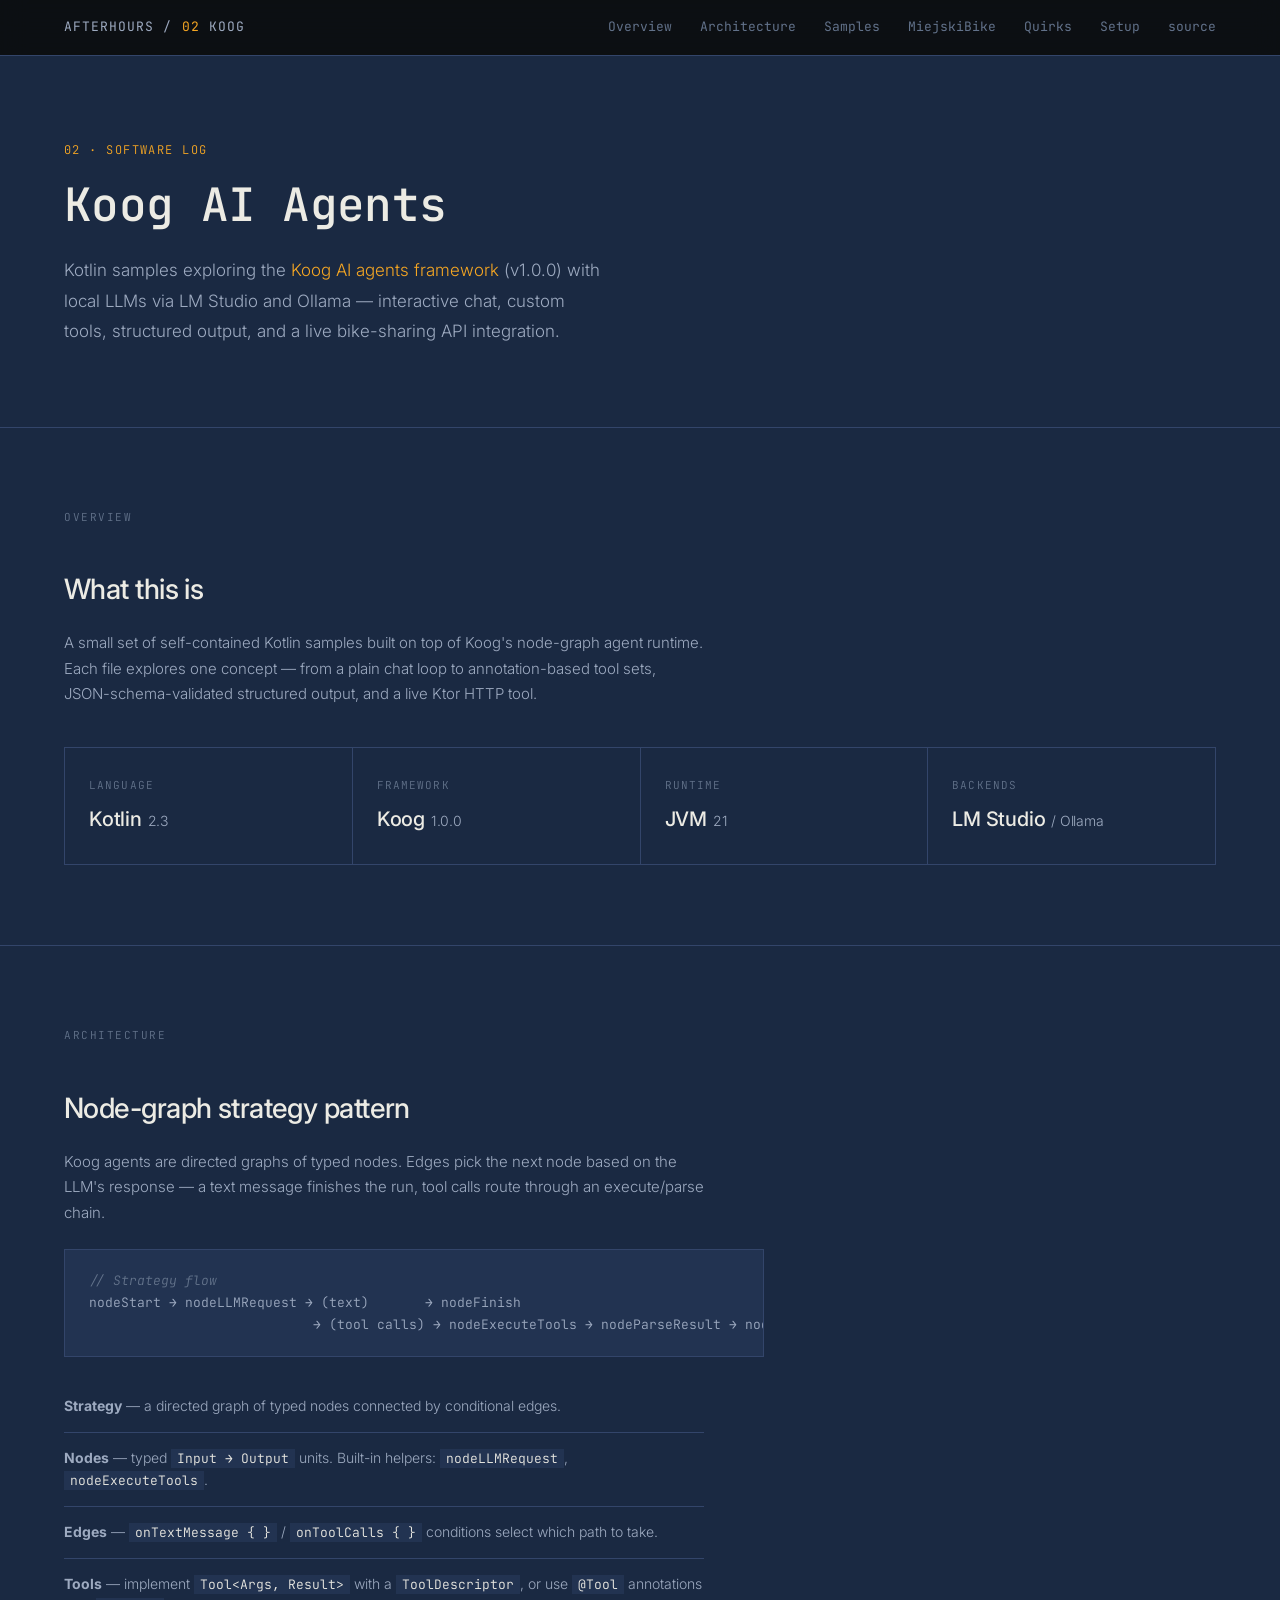
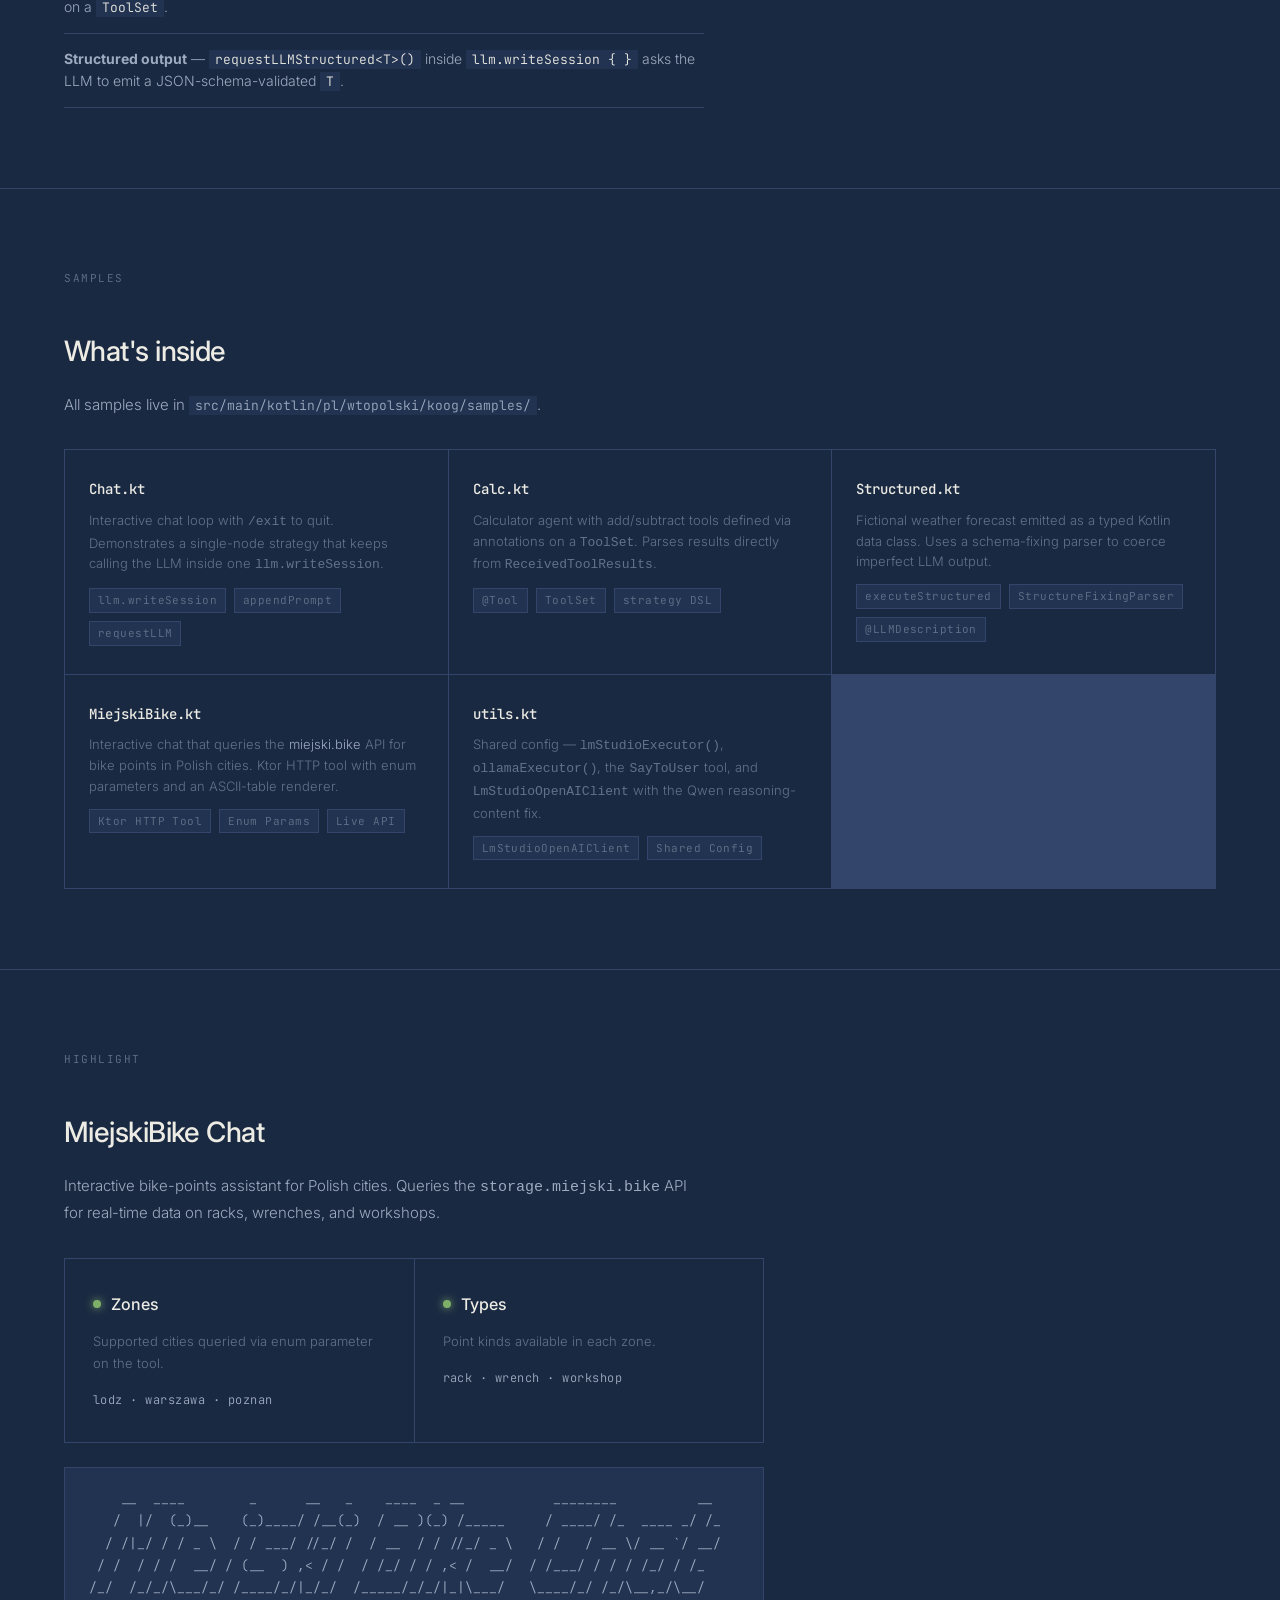
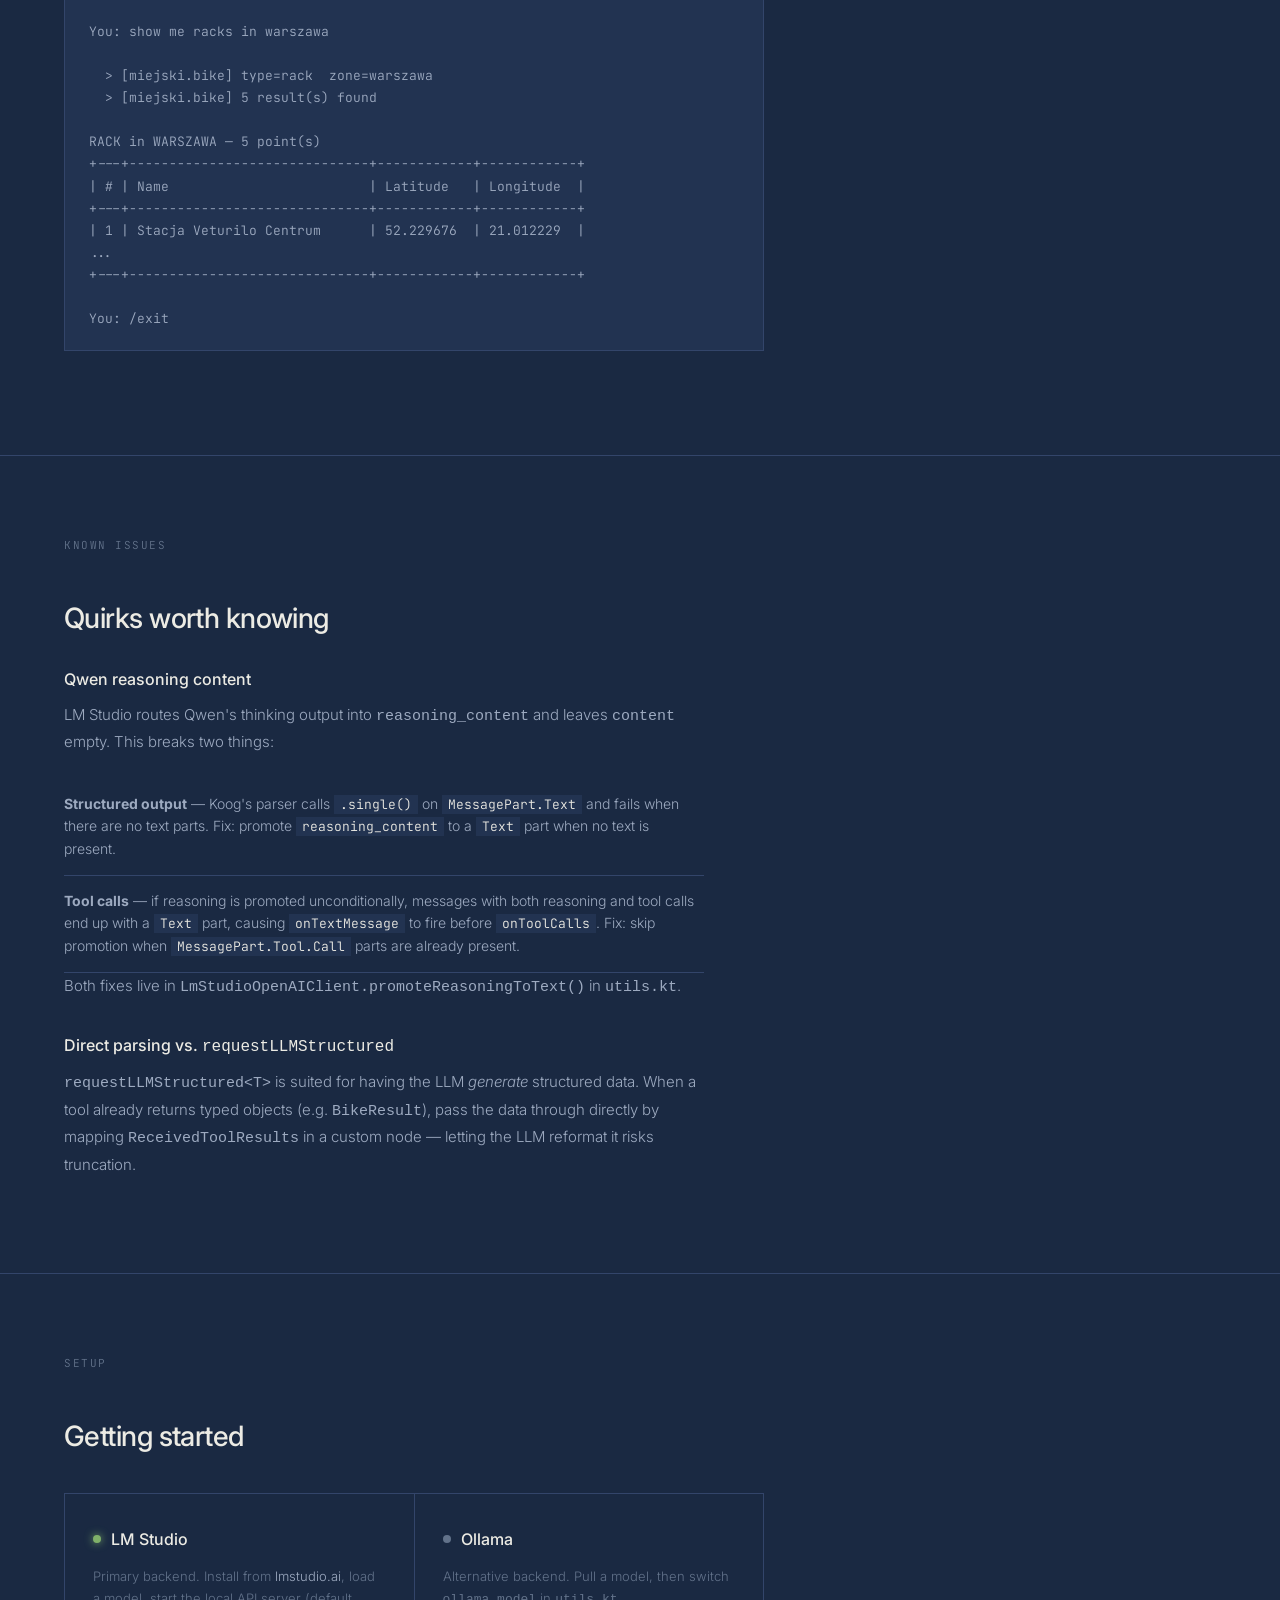
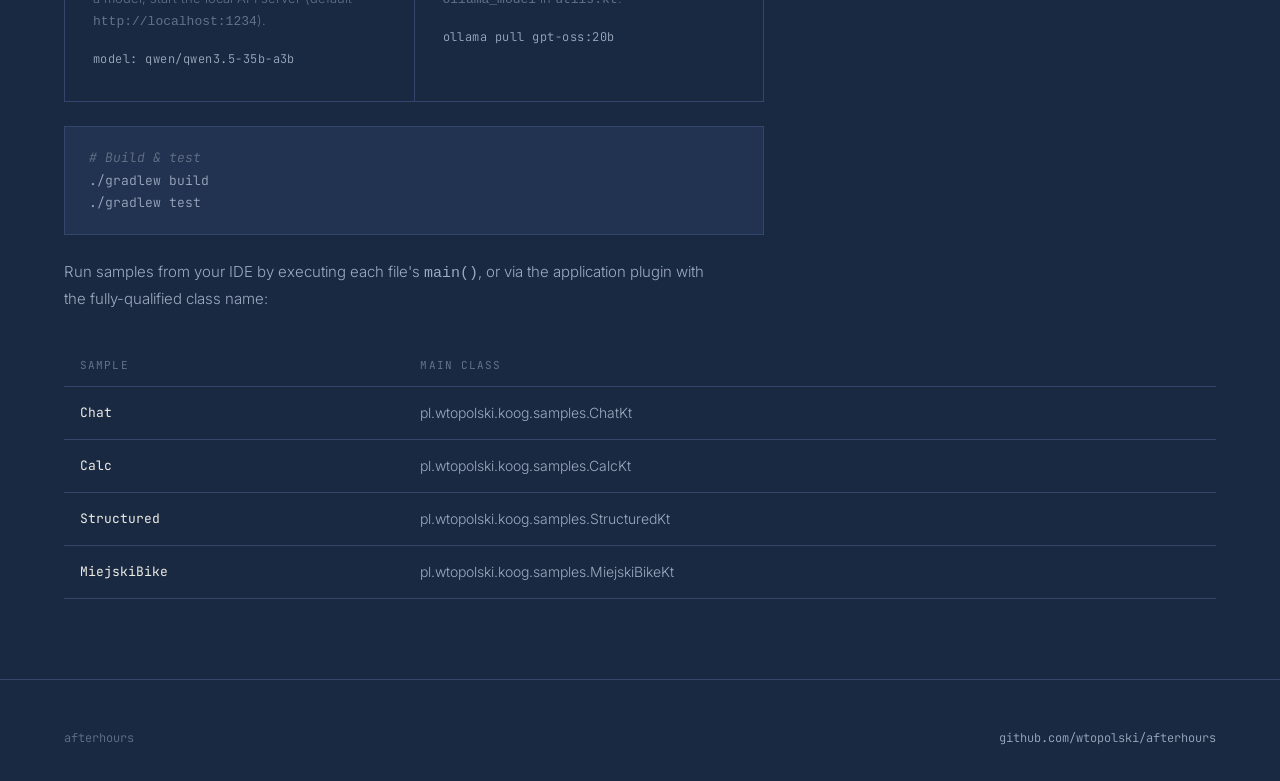
<file: docs/02_koog/index.html>
<!DOCTYPE html>
<html lang="en">
<head>
  <meta charset="UTF-8">
  <meta name="viewport" content="width=device-width, initial-scale=1.0">
  <title>Koog AI Agents — afterhours</title>
  <link rel="stylesheet" href="../style.css">
</head>
<body class="workbench">

  <nav>
    <div class="brand"><a href="../">afterhours</a> / <span>02</span> koog</div>
    <ul>
      <li><a href="#overview">Overview</a></li>
      <li><a href="#architecture">Architecture</a></li>
      <li><a href="#samples">Samples</a></li>
      <li><a href="#miejskibike">MiejskiBike</a></li>
      <li><a href="#quirks">Quirks</a></li>
      <li><a href="#setup">Setup</a></li>
      <li><a href="https://github.com/wtopolski/afterhours/tree/main/02_koog">source</a></li>
    </ul>
  </nav>

  <!-- HERO -->
  <header class="hero">
    <div class="tag">02 &middot; software log</div>
    <h1>Koog AI Agents</h1>
    <p>Kotlin samples exploring the <a href="https://docs.koog.ai/" style="color: var(--accent)">Koog AI agents framework</a> (v1.0.0) with local LLMs via LM Studio and Ollama &mdash; interactive chat, custom tools, structured output, and a live bike-sharing API integration.</p>
  </header>

  <!-- OVERVIEW -->
  <section id="overview">
    <div class="section-label">Overview</div>
    <h2>What this is</h2>
    <p>A small set of self-contained Kotlin samples built on top of Koog's node-graph agent runtime. Each file explores one concept &mdash; from a plain chat loop to annotation-based tool sets, JSON-schema-validated structured output, and a live Ktor HTTP tool.</p>

    <div class="specs">
      <div class="spec">
        <div class="label">Language</div>
        <div class="value">Kotlin<span class="unit"> 2.3</span></div>
      </div>
      <div class="spec">
        <div class="label">Framework</div>
        <div class="value">Koog<span class="unit"> 1.0.0</span></div>
      </div>
      <div class="spec">
        <div class="label">Runtime</div>
        <div class="value">JVM<span class="unit"> 21</span></div>
      </div>
      <div class="spec">
        <div class="label">Backends</div>
        <div class="value">LM Studio<span class="unit"> / Ollama</span></div>
      </div>
    </div>
  </section>

  <!-- ARCHITECTURE -->
  <section id="architecture">
    <div class="section-label">Architecture</div>
    <h2>Node-graph strategy pattern</h2>
    <p>Koog agents are directed graphs of typed nodes. Edges pick the next node based on the LLM's response &mdash; a text message finishes the run, tool calls route through an execute/parse chain.</p>

    <pre><span class="comment">// Strategy flow</span>
nodeStart &rarr; nodeLLMRequest &rarr; (text)       &rarr; nodeFinish
                            &rarr; (tool calls) &rarr; nodeExecuteTools &rarr; nodeParseResult &rarr; nodeFinish</pre>

    <ul class="arch-list">
      <li><strong>Strategy</strong> &mdash; a directed graph of typed nodes connected by conditional edges.</li>
      <li><strong>Nodes</strong> &mdash; typed <code>Input &rarr; Output</code> units. Built-in helpers: <code>nodeLLMRequest</code>, <code>nodeExecuteTools</code>.</li>
      <li><strong>Edges</strong> &mdash; <code>onTextMessage { }</code> / <code>onToolCalls { }</code> conditions select which path to take.</li>
      <li><strong>Tools</strong> &mdash; implement <code>Tool&lt;Args, Result&gt;</code> with a <code>ToolDescriptor</code>, or use <code>@Tool</code> annotations on a <code>ToolSet</code>.</li>
      <li><strong>Structured output</strong> &mdash; <code>requestLLMStructured&lt;T&gt;()</code> inside <code>llm.writeSession { }</code> asks the LLM to emit a JSON-schema-validated <code>T</code>.</li>
    </ul>
  </section>

  <!-- SAMPLES -->
  <section id="samples">
    <div class="section-label">Samples</div>
    <h2>What's inside</h2>
    <p>All samples live in <code style="font-family: var(--mono); font-size: 13px; background: var(--bg-elevated); padding: 1px 6px;">src/main/kotlin/pl/wtopolski/koog/samples/</code>.</p>

    <div class="sample-grid">

      <div class="sample-card">
        <h3>Chat.kt</h3>
        <p>Interactive chat loop with <code>/exit</code> to quit. Demonstrates a single-node strategy that keeps calling the LLM inside one <code>llm.writeSession</code>.</p>
        <div class="concepts">
          <span>llm.writeSession</span>
          <span>appendPrompt</span>
          <span>requestLLM</span>
        </div>
      </div>

      <div class="sample-card">
        <h3>Calc.kt</h3>
        <p>Calculator agent with add/subtract tools defined via annotations on a <code>ToolSet</code>. Parses results directly from <code>ReceivedToolResults</code>.</p>
        <div class="concepts">
          <span>@Tool</span>
          <span>ToolSet</span>
          <span>strategy DSL</span>
        </div>
      </div>

      <div class="sample-card">
        <h3>Structured.kt</h3>
        <p>Fictional weather forecast emitted as a typed Kotlin data class. Uses a schema-fixing parser to coerce imperfect LLM output.</p>
        <div class="concepts">
          <span>executeStructured</span>
          <span>StructureFixingParser</span>
          <span>@LLMDescription</span>
        </div>
      </div>

      <div class="sample-card">
        <h3>MiejskiBike.kt</h3>
        <p>Interactive chat that queries the <a href="https://miejski.bike" style="color: var(--text-muted)">miejski.bike</a> API for bike points in Polish cities. Ktor HTTP tool with enum parameters and an ASCII-table renderer.</p>
        <div class="concepts">
          <span>Ktor HTTP Tool</span>
          <span>Enum Params</span>
          <span>Live API</span>
        </div>
      </div>

      <div class="sample-card">
        <h3>utils.kt</h3>
        <p>Shared config &mdash; <code>lmStudioExecutor()</code>, <code>ollamaExecutor()</code>, the <code>SayToUser</code> tool, and <code>LmStudioOpenAIClient</code> with the Qwen reasoning-content fix.</p>
        <div class="concepts">
          <span>LmStudioOpenAIClient</span>
          <span>Shared Config</span>
        </div>
      </div>

    </div>
  </section>

  <!-- MIEJSKIBIKE -->
  <section id="miejskibike">
    <div class="section-label">Highlight</div>
    <h2>MiejskiBike Chat</h2>
    <p>Interactive bike-points assistant for Polish cities. Queries the <code>storage.miejski.bike</code> API for real-time data on racks, wrenches, and workshops.</p>

    <div class="operation-grid">
      <div class="op-card">
        <h3><span class="indicator on"></span> Zones</h3>
        <p>Supported cities queried via enum parameter on the tool.</p>
        <div class="state">lodz &middot; warszawa &middot; poznan</div>
      </div>
      <div class="op-card">
        <h3><span class="indicator on"></span> Types</h3>
        <p>Point kinds available in each zone.</p>
        <div class="state">rack &middot; wrench &middot; workshop</div>
      </div>
    </div>

    <pre>    __  ____        _      __   _    ____  _ __           ________          __
   /  |/  (_)__    (_)____/ /__(_)  / __ )(_) /_____     / ____/ /_  ____ _/ /_
  / /|_/ / / _ \  / / ___/ //_/ /  / __  / / //_/ _ \   / /   / __ \/ __ `/ __/
 / /  / / /  __/ / (__  ) ,&lt; / /  / /_/ / / ,&lt; /  __/  / /___/ / / / /_/ / /_
/_/  /_/_/\___/_/ /____/_/|_/_/  /_____/_/_/|_|\___/   \____/_/ /_/\__,_/\__/

You: show me racks in warszawa

  &gt; [miejski.bike] type=rack  zone=warszawa
  &gt; [miejski.bike] 5 result(s) found

RACK in WARSZAWA &mdash; 5 point(s)
+---+------------------------------+------------+------------+
| # | Name                         | Latitude   | Longitude  |
+---+------------------------------+------------+------------+
| 1 | Stacja Veturilo Centrum      | 52.229676  | 21.012229  |
...
+---+------------------------------+------------+------------+

You: /exit</pre>
  </section>

  <!-- QUIRKS -->
  <section id="quirks">
    <div class="section-label">Known Issues</div>
    <h2>Quirks worth knowing</h2>

    <h3 style="font-size: 16px; font-weight: 500; margin-top: 24px; margin-bottom: 8px;">Qwen reasoning content</h3>
    <p>LM Studio routes Qwen's thinking output into <code>reasoning_content</code> and leaves <code>content</code> empty. This breaks two things:</p>
    <ul class="arch-list">
      <li><strong>Structured output</strong> &mdash; Koog's parser calls <code>.single()</code> on <code>MessagePart.Text</code> and fails when there are no text parts. Fix: promote <code>reasoning_content</code> to a <code>Text</code> part when no text is present.</li>
      <li><strong>Tool calls</strong> &mdash; if reasoning is promoted unconditionally, messages with both reasoning and tool calls end up with a <code>Text</code> part, causing <code>onTextMessage</code> to fire before <code>onToolCalls</code>. Fix: skip promotion when <code>MessagePart.Tool.Call</code> parts are already present.</li>
    </ul>
    <p>Both fixes live in <code>LmStudioOpenAIClient.promoteReasoningToText()</code> in <code>utils.kt</code>.</p>

    <h3 style="font-size: 16px; font-weight: 500; margin-top: 32px; margin-bottom: 8px;">Direct parsing vs. <code>requestLLMStructured</code></h3>
    <p><code>requestLLMStructured&lt;T&gt;</code> is suited for having the LLM <em>generate</em> structured data. When a tool already returns typed objects (e.g. <code>BikeResult</code>), pass the data through directly by mapping <code>ReceivedToolResults</code> in a custom node &mdash; letting the LLM reformat it risks truncation.</p>
  </section>

  <!-- SETUP -->
  <section id="setup">
    <div class="section-label">Setup</div>
    <h2>Getting started</h2>

    <div class="operation-grid">
      <div class="op-card">
        <h3><span class="indicator on"></span> LM Studio</h3>
        <p>Primary backend. Install from <a href="https://lmstudio.ai/" style="color: var(--text-muted)">lmstudio.ai</a>, load a model, start the local API server (default <code>http://localhost:1234</code>).</p>
        <div class="state">model: qwen/qwen3.5-35b-a3b</div>
      </div>
      <div class="op-card">
        <h3><span class="indicator off"></span> Ollama</h3>
        <p>Alternative backend. Pull a model, then switch <code>ollama_model</code> in <code>utils.kt</code>.</p>
        <div class="state">ollama pull gpt-oss:20b</div>
      </div>
    </div>

    <pre><span class="comment"># Build &amp; test</span>
./gradlew build
./gradlew test</pre>

    <p>Run samples from your IDE by executing each file's <code>main()</code>, or via the application plugin with the fully-qualified class name:</p>

    <table class="bom-table">
      <thead>
        <tr>
          <th>Sample</th>
          <th>Main class</th>
        </tr>
      </thead>
      <tbody>
        <tr>
          <td>Chat</td>
          <td>pl.wtopolski.koog.samples.ChatKt</td>
        </tr>
        <tr>
          <td>Calc</td>
          <td>pl.wtopolski.koog.samples.CalcKt</td>
        </tr>
        <tr>
          <td>Structured</td>
          <td>pl.wtopolski.koog.samples.StructuredKt</td>
        </tr>
        <tr>
          <td>MiejskiBike</td>
          <td>pl.wtopolski.koog.samples.MiejskiBikeKt</td>
        </tr>
      </tbody>
    </table>
  </section>

  <!-- FOOTER -->
  <footer>
    <span>afterhours</span>
    <a href="https://github.com/wtopolski/afterhours">github.com/wtopolski/afterhours</a>
  </footer>

</body>
</html>
</file>
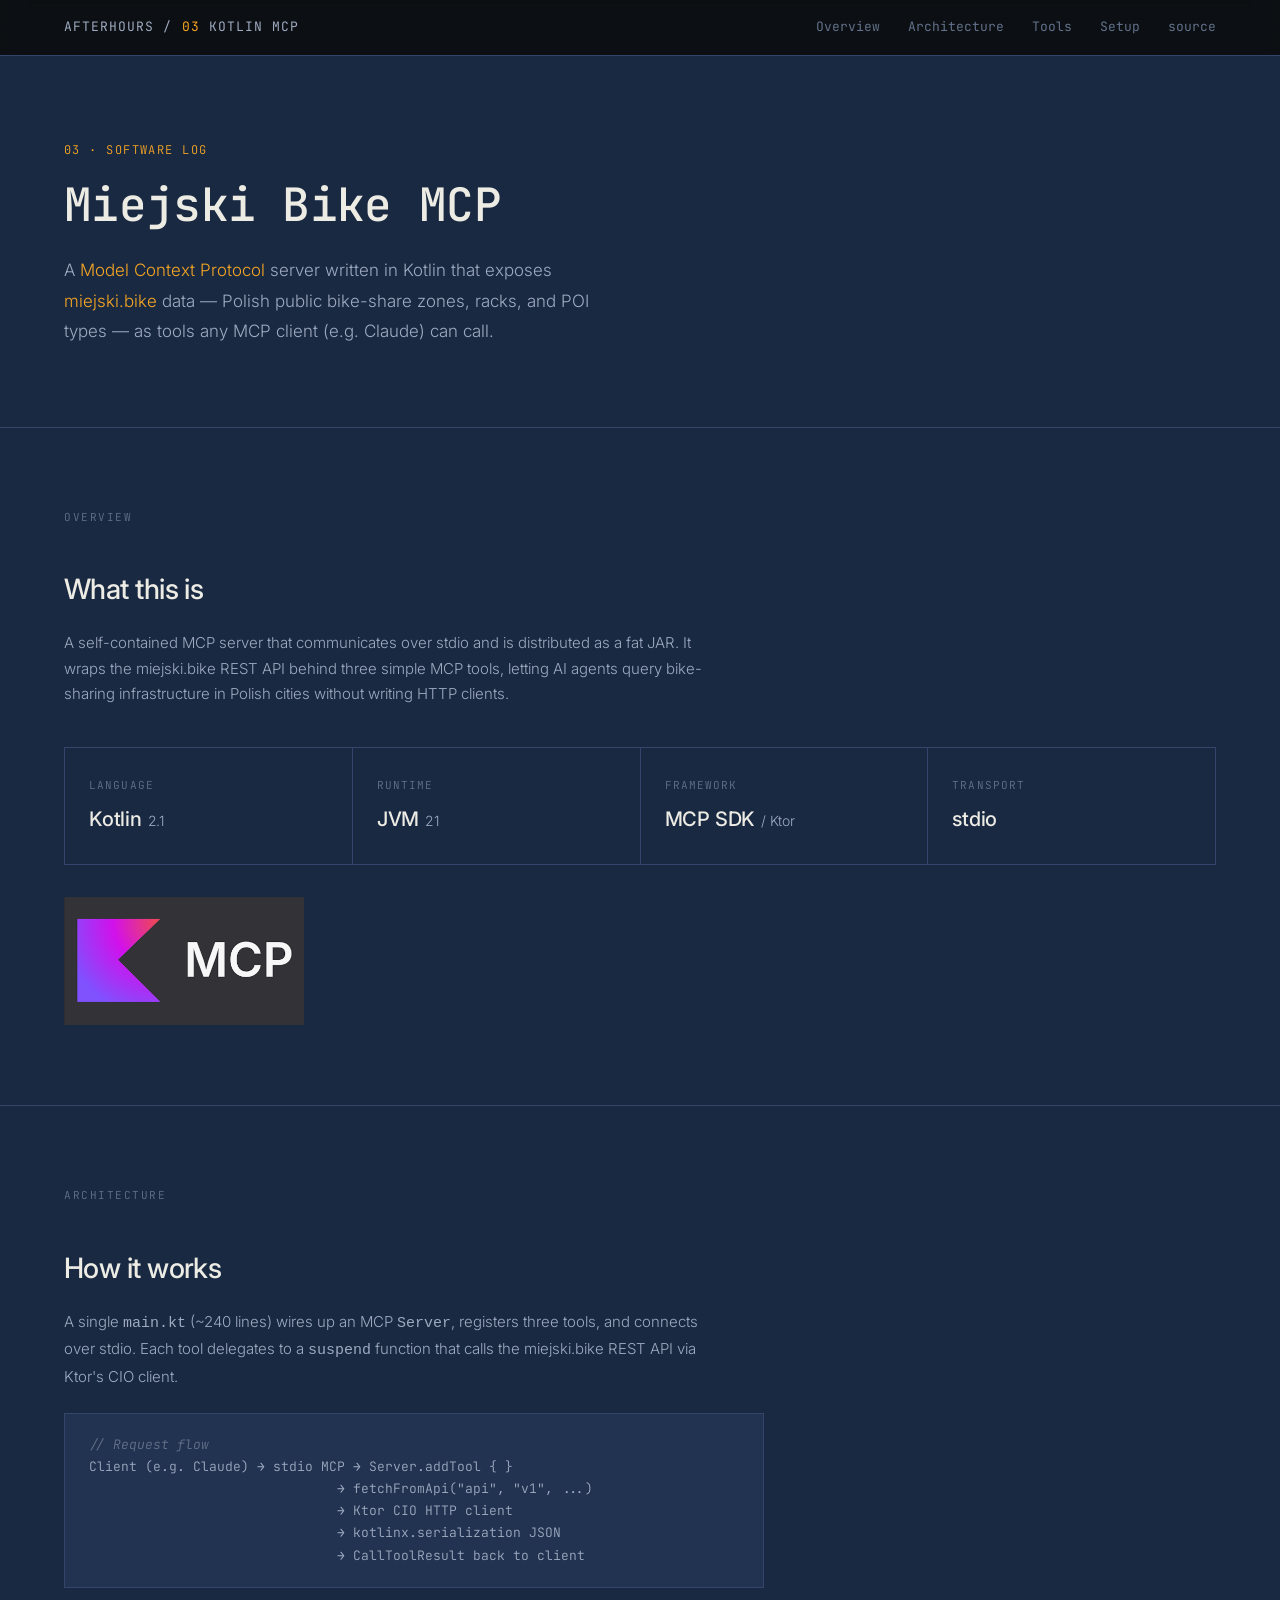
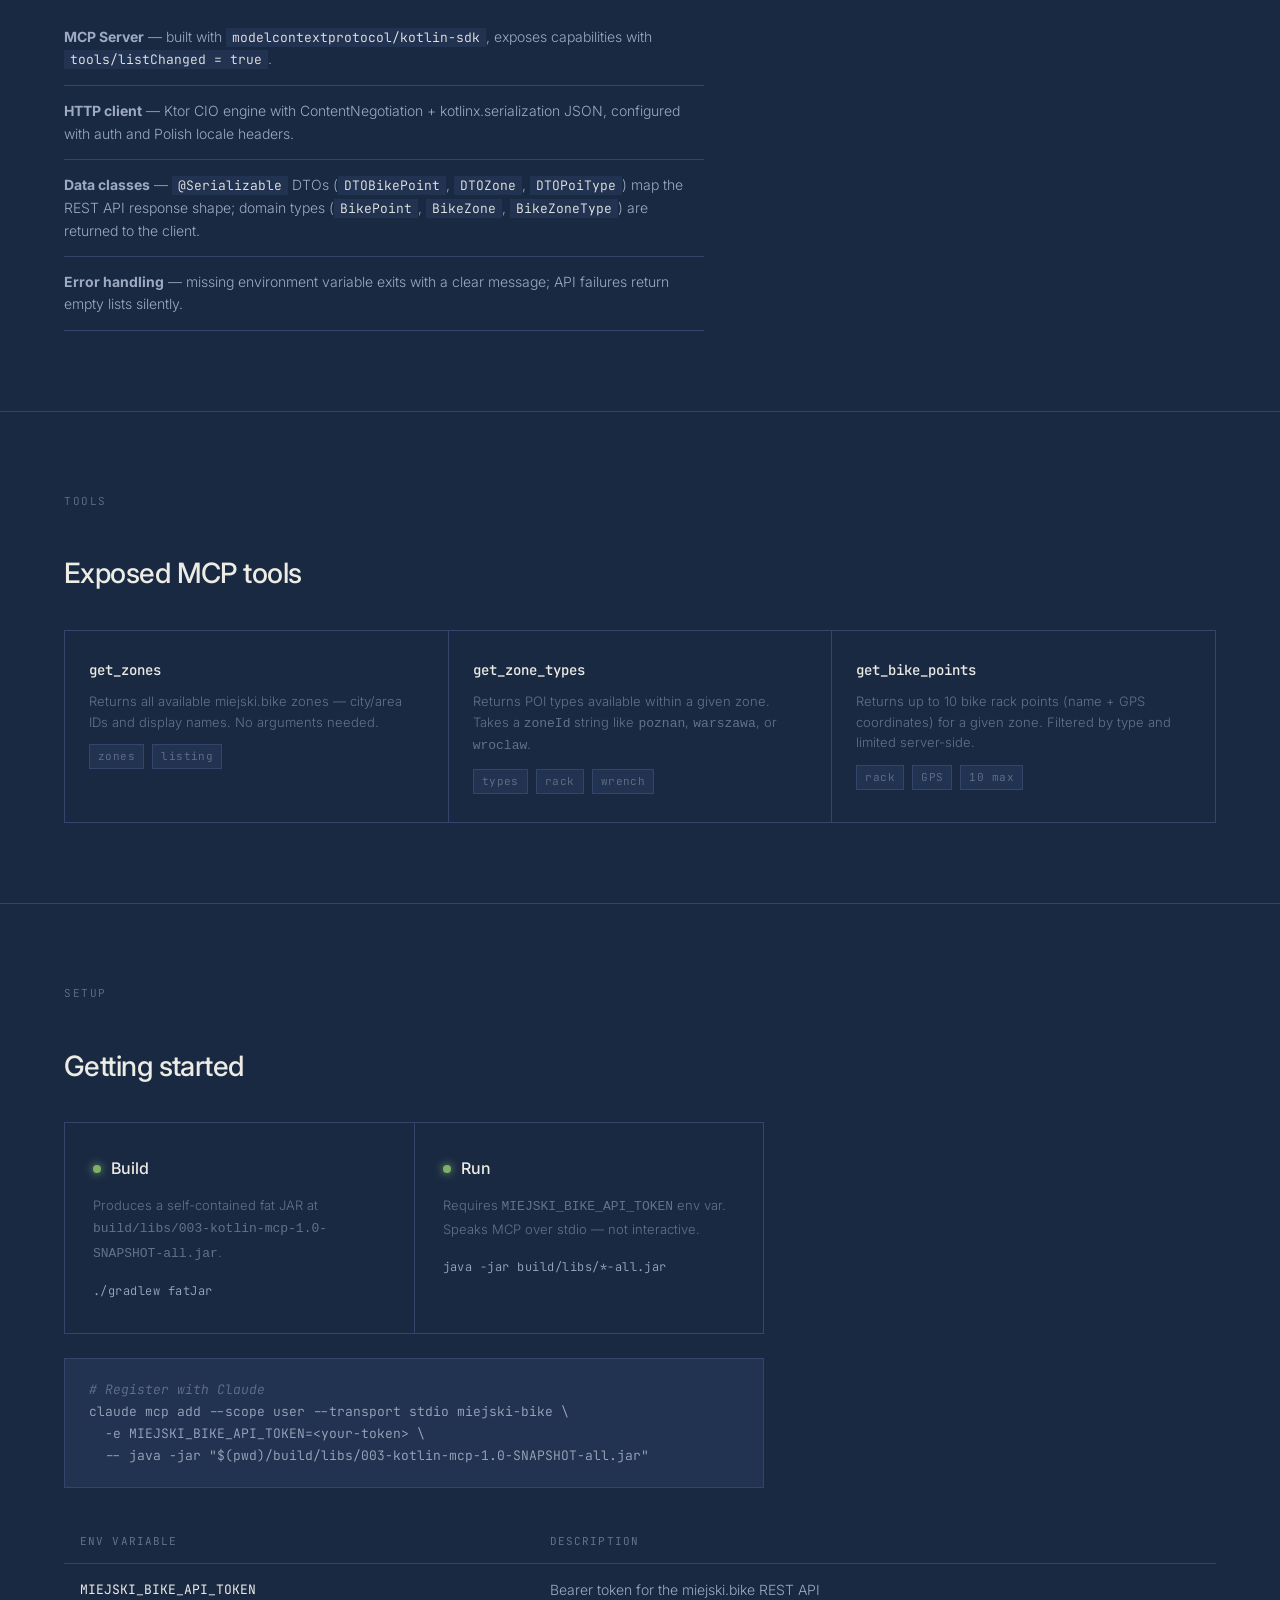
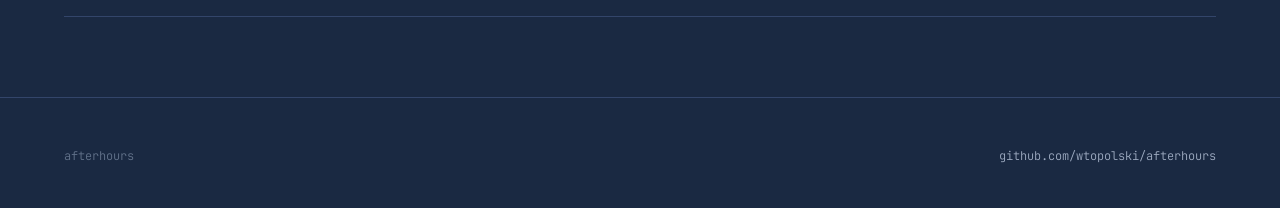
<file: docs/03_kotlin_mcp/index.html>
<!DOCTYPE html>
<html lang="en">
<head>
  <meta charset="UTF-8">
  <meta name="viewport" content="width=device-width, initial-scale=1.0">
  <title>Miejski Bike MCP — afterhours</title>
  <link rel="stylesheet" href="../style.css">
</head>
<body class="workbench">

  <nav>
    <div class="brand"><a href="../">afterhours</a> / <span>03</span> kotlin mcp</div>
    <ul>
      <li><a href="#overview">Overview</a></li>
      <li><a href="#architecture">Architecture</a></li>
      <li><a href="#tools">Tools</a></li>
      <li><a href="#setup">Setup</a></li>
      <li><a href="https://github.com/wtopolski/afterhours/tree/main/03_kotlin_mcp">source</a></li>
    </ul>
  </nav>

  <!-- HERO -->
  <header class="hero">
    <div class="tag">03 &middot; software log</div>
    <h1>Miejski Bike MCP</h1>
    <p>A <a href="https://modelcontextprotocol.io/" style="color: var(--accent)">Model Context Protocol</a> server written in Kotlin that exposes <a href="https://miejski.bike" style="color: var(--accent)">miejski.bike</a> data &mdash; Polish public bike-share zones, racks, and POI types &mdash; as tools any MCP client (e.g. Claude) can call.</p>
  </header>

  <!-- OVERVIEW -->
  <section id="overview">
    <div class="section-label">Overview</div>
    <h2>What this is</h2>
    <p>A self-contained MCP server that communicates over stdio and is distributed as a fat JAR. It wraps the miejski.bike REST API behind three simple MCP tools, letting AI agents query bike-sharing infrastructure in Polish cities without writing HTTP clients.</p>

    <div class="specs">
      <div class="spec">
        <div class="label">Language</div>
        <div class="value">Kotlin<span class="unit"> 2.1</span></div>
      </div>
      <div class="spec">
        <div class="label">Runtime</div>
        <div class="value">JVM<span class="unit"> 21</span></div>
      </div>
      <div class="spec">
        <div class="label">Framework</div>
        <div class="value">MCP SDK<span class="unit"> / Ktor</span></div>
      </div>
      <div class="spec">
        <div class="label">Transport</div>
        <div class="value">stdio</div>
      </div>
    </div>

    <img class="thumb" src="logo.png" alt="Miejski Bike MCP logo" style="max-width: 240px; margin-top: 32px; display: block;">
  </section>

  <!-- ARCHITECTURE -->
  <section id="architecture">
    <div class="section-label">Architecture</div>
    <h2>How it works</h2>
    <p>A single <code>main.kt</code> (~240 lines) wires up an MCP <code>Server</code>, registers three tools, and connects over stdio. Each tool delegates to a <code>suspend</code> function that calls the miejski.bike REST API via Ktor's CIO client.</p>

    <pre><span class="comment">// Request flow</span>
Client (e.g. Claude) &rarr; stdio MCP &rarr; Server.addTool { }
                               &rarr; fetchFromApi("api", "v1", ...)
                               &rarr; Ktor CIO HTTP client
                               &rarr; kotlinx.serialization JSON
                               &rarr; CallToolResult back to client</pre>

    <ul class="arch-list">
      <li><strong>MCP Server</strong> &mdash; built with <code>modelcontextprotocol/kotlin-sdk</code>, exposes capabilities with <code>tools/listChanged = true</code>.</li>
      <li><strong>HTTP client</strong> &mdash; Ktor CIO engine with ContentNegotiation + kotlinx.serialization JSON, configured with auth and Polish locale headers.</li>
      <li><strong>Data classes</strong> &mdash; <code>@Serializable</code> DTOs (<code>DTOBikePoint</code>, <code>DTOZone</code>, <code>DTOPoiType</code>) map the REST API response shape; domain types (<code>BikePoint</code>, <code>BikeZone</code>, <code>BikeZoneType</code>) are returned to the client.</li>
      <li><strong>Error handling</strong> &mdash; missing environment variable exits with a clear message; API failures return empty lists silently.</li>
    </ul>
  </section>

  <!-- TOOLS -->
  <section id="tools">
    <div class="section-label">Tools</div>
    <h2>Exposed MCP tools</h2>

    <div class="sample-grid" style="grid-template-columns: 1fr 1fr 1fr;">

      <div class="sample-card">
        <h3>get_zones</h3>
        <p>Returns all available miejski.bike zones — city/area IDs and display names. No arguments needed.</p>
        <div class="concepts">
          <span>zones</span>
          <span>listing</span>
        </div>
      </div>

      <div class="sample-card">
        <h3>get_zone_types</h3>
        <p>Returns POI types available within a given zone. Takes a <code>zoneId</code> string like <code>poznan</code>, <code>warszawa</code>, or <code>wroclaw</code>.</p>
        <div class="concepts">
          <span>types</span>
          <span>rack</span>
          <span>wrench</span>
        </div>
      </div>

      <div class="sample-card">
        <h3>get_bike_points</h3>
        <p>Returns up to 10 bike rack points (name + GPS coordinates) for a given zone. Filtered by type and limited server-side.</p>
        <div class="concepts">
          <span>rack</span>
          <span>GPS</span>
          <span>10 max</span>
        </div>
      </div>

    </div>
  </section>

  <!-- SETUP -->
  <section id="setup">
    <div class="section-label">Setup</div>
    <h2>Getting started</h2>

    <div class="operation-grid">
      <div class="op-card">
        <h3><span class="indicator on"></span> Build</h3>
        <p>Produces a self-contained fat JAR at <code>build/libs/003-kotlin-mcp-1.0-SNAPSHOT-all.jar</code>.</p>
        <div class="state">./gradlew fatJar</div>
      </div>
      <div class="op-card">
        <h3><span class="indicator on"></span> Run</h3>
        <p>Requires <code>MIEJSKI_BIKE_API_TOKEN</code> env var. Speaks MCP over stdio — not interactive.</p>
        <div class="state">java -jar build/libs/*-all.jar</div>
      </div>
    </div>

    <pre><span class="comment"># Register with Claude</span>
claude mcp add --scope user --transport stdio miejski-bike \
  -e MIEJSKI_BIKE_API_TOKEN=&lt;your-token&gt; \
  -- java -jar "$(pwd)/build/libs/003-kotlin-mcp-1.0-SNAPSHOT-all.jar"</pre>

    <table class="bom-table">
      <thead>
        <tr>
          <th>Env variable</th>
          <th>Description</th>
        </tr>
      </thead>
      <tbody>
        <tr>
          <td>MIEJSKI_BIKE_API_TOKEN</td>
          <td>Bearer token for the miejski.bike REST API</td>
        </tr>
      </tbody>
    </table>
  </section>

  <!-- FOOTER -->
  <footer>
    <span>afterhours</span>
    <a href="https://github.com/wtopolski/afterhours">github.com/wtopolski/afterhours</a>
  </footer>

</body>
</html>
</file>
<file: docs/style.css>
/* ========================================
   afterhours — shared styles
   Font: Inter (Rasmus Andersson, SE)
   ======================================== */

@import url('https://fonts.googleapis.com/css2?family=Inter:wght@300;400;500;600&family=JetBrains+Mono:wght@300;400;500&display=swap');

*, *::before, *::after {
  margin: 0;
  padding: 0;
  box-sizing: border-box;
}

:root {
  --bg: #0b0b0b;
  --bg-elevated: #141414;
  --bg-card: #1a1a1a;
  --border: #2a2a2a;
  --text: #e8e8e8;
  --text-muted: #888;
  --text-dim: #555;
  --accent: #c9a84c;
  --accent-dim: rgba(201, 168, 76, 0.15);
  --mono: 'JetBrains Mono', monospace;
  --sans: 'Inter', -apple-system, sans-serif;
}

html {
  scroll-behavior: smooth;
}

body {
  font-family: var(--sans);
  background: var(--bg);
  color: var(--text);
  font-size: 15px;
  line-height: 1.7;
  font-weight: 300;
  -webkit-font-smoothing: antialiased;
}

a {
  color: var(--text-muted);
  text-decoration: none;
  transition: color 0.2s;
}

a:hover {
  color: var(--text);
}

/* ---- NAV ---- */

nav {
  position: fixed;
  top: 0;
  left: 0;
  right: 0;
  z-index: 100;
  padding: 0 clamp(24px, 5vw, 80px);
  height: 56px;
  display: flex;
  align-items: center;
  justify-content: space-between;
  background: rgba(11, 11, 11, 0.85);
  backdrop-filter: blur(12px);
  border-bottom: 1px solid var(--border);
  font-family: var(--mono);
  font-size: 13px;
}

nav .brand {
  color: var(--text-muted);
  letter-spacing: 0.08em;
  text-transform: uppercase;
  font-weight: 400;
}

nav .brand a {
  color: inherit;
}

nav .brand span {
  color: var(--accent);
}

nav ul {
  list-style: none;
  display: flex;
  gap: 28px;
}

nav a {
  color: var(--text-dim);
  font-weight: 400;
}

/* ---- HERO ---- */

.hero {
  padding: 140px clamp(24px, 5vw, 80px) 80px;
  max-width: 900px;
}

.hero .tag {
  font-family: var(--mono);
  font-size: 12px;
  color: var(--accent);
  letter-spacing: 0.12em;
  text-transform: uppercase;
  margin-bottom: 20px;
}

.hero h1 {
  font-size: clamp(36px, 5vw, 56px);
  font-weight: 600;
  line-height: 1.1;
  letter-spacing: -0.03em;
  margin-bottom: 24px;
}

.hero p {
  font-size: 17px;
  color: var(--text-muted);
  max-width: 540px;
  line-height: 1.8;
}

/* ---- SECTIONS ---- */

section {
  padding: 80px clamp(24px, 5vw, 80px);
  border-top: 1px solid var(--border);
}

.section-label {
  font-family: var(--mono);
  font-size: 11px;
  color: var(--text-dim);
  letter-spacing: 0.14em;
  text-transform: uppercase;
  margin-bottom: 40px;
}

h2 {
  font-size: 28px;
  font-weight: 500;
  letter-spacing: -0.02em;
  margin-bottom: 16px;
}

section p {
  color: var(--text-muted);
  max-width: 640px;
  margin-bottom: 16px;
}

/* ---- SPECS GRID ---- */

.specs {
  display: grid;
  grid-template-columns: repeat(auto-fit, minmax(200px, 1fr));
  gap: 1px;
  background: var(--border);
  border: 1px solid var(--border);
  margin-top: 40px;
}

.spec {
  background: var(--bg);
  padding: 28px 24px;
}

.spec .label {
  font-family: var(--mono);
  font-size: 11px;
  color: var(--text-dim);
  letter-spacing: 0.1em;
  text-transform: uppercase;
  margin-bottom: 8px;
}

.spec .value {
  font-size: 20px;
  font-weight: 500;
  letter-spacing: -0.01em;
}

.spec .unit {
  font-size: 14px;
  font-weight: 300;
  color: var(--text-muted);
  margin-left: 2px;
}

/* ---- BOM TABLE ---- */

.bom-table {
  width: 100%;
  border-collapse: collapse;
  margin-top: 32px;
  font-size: 14px;
}

.bom-table th {
  font-family: var(--mono);
  font-size: 11px;
  color: var(--text-dim);
  letter-spacing: 0.1em;
  text-transform: uppercase;
  text-align: left;
  padding: 12px 16px;
  border-bottom: 1px solid var(--border);
  font-weight: 400;
}

.bom-table td {
  padding: 14px 16px;
  border-bottom: 1px solid var(--border);
  color: var(--text-muted);
}

.bom-table td:first-child {
  color: var(--text);
  font-weight: 400;
  font-family: var(--mono);
  font-size: 13px;
}

.bom-table tr:hover td {
  background: var(--bg-elevated);
}

/* ---- FORMULA ---- */

.formula-block {
  background: var(--bg-elevated);
  border: 1px solid var(--border);
  border-left: 3px solid var(--accent);
  padding: 24px 28px;
  margin: 24px 0;
  font-family: var(--mono);
  font-size: 14px;
  line-height: 2;
  color: var(--text-muted);
  max-width: 520px;
}

.formula-block .result {
  color: var(--accent);
  font-weight: 500;
}

/* ---- OPERATION CARDS ---- */

.operation-grid {
  display: grid;
  grid-template-columns: 1fr 1fr;
  gap: 1px;
  background: var(--border);
  border: 1px solid var(--border);
  margin-top: 32px;
  max-width: 700px;
}

.op-card {
  background: var(--bg);
  padding: 32px 28px;
}

.op-card h3 {
  font-size: 16px;
  font-weight: 500;
  margin-bottom: 12px;
  display: flex;
  align-items: center;
  gap: 10px;
}

.op-card .indicator {
  width: 8px;
  height: 8px;
  border-radius: 50%;
}

.op-card .indicator.on {
  background: var(--accent);
  box-shadow: 0 0 8px var(--accent);
}

.op-card .indicator.off {
  background: var(--text-dim);
}

.op-card p {
  font-size: 13px;
  color: var(--text-dim);
  line-height: 1.7;
}

.op-card .state {
  font-family: var(--mono);
  font-size: 12px;
  color: var(--text-muted);
  margin-top: 12px;
  letter-spacing: 0.04em;
}

/* ---- IMAGES / GALLERY ---- */

.gallery {
  display: grid;
  grid-template-columns: repeat(auto-fit, minmax(300px, 1fr));
  gap: 2px;
  margin-top: 40px;
}

.gallery img {
  width: 100%;
  height: 320px;
  object-fit: cover;
  display: block;
  filter: brightness(0.92);
  transition: filter 0.3s;
}

.gallery img:hover {
  filter: brightness(1);
}

.gallery.renders {
  grid-template-columns: repeat(auto-fit, minmax(280px, 1fr));
}

.gallery.renders img {
  height: 280px;
  object-fit: contain;
  background: var(--bg-elevated);
  padding: 16px;
}

.schematic-img {
  margin-top: 32px;
  max-width: 480px;
}

.schematic-img img {
  width: 100%;
  background: #f5f5f0;
  padding: 20px;
  display: block;
}

/* ---- PROJECT CARDS (landing page) ---- */

.project-grid {
  display: grid;
  grid-template-columns: repeat(auto-fill, minmax(340px, 1fr));
  gap: 1px;
  background: var(--border);
  border: 1px solid var(--border);
  margin-top: 48px;
}

.project-card {
  background: var(--bg);
  display: flex;
  flex-direction: column;
  transition: background 0.2s;
}

.project-card:hover {
  background: var(--bg-elevated);
}

.project-card a {
  display: flex;
  flex-direction: column;
  height: 100%;
  text-decoration: none;
  color: inherit;
}

.project-card .thumb {
  width: 100%;
  height: 220px;
  object-fit: cover;
  display: block;
  filter: brightness(0.88);
  transition: filter 0.3s;
}

.project-card .thumb.thumb-placeholder {
  display: flex;
  align-items: center;
  justify-content: center;
  background: var(--bg-elevated);
  color: var(--text-dim);
  transition: color 0.3s, background 0.3s;
}

.project-card:hover .thumb.thumb-placeholder {
  color: var(--accent);
  background: var(--bg-card);
}

.project-card:hover .thumb {
  filter: brightness(1);
}

.project-card .info {
  padding: 28px 24px;
  flex: 1;
  display: flex;
  flex-direction: column;
}

.project-card .number {
  font-family: var(--mono);
  font-size: 11px;
  color: var(--accent);
  letter-spacing: 0.12em;
  text-transform: uppercase;
  margin-bottom: 10px;
}

.project-card h3 {
  font-size: 20px;
  font-weight: 500;
  letter-spacing: -0.01em;
  margin-bottom: 10px;
  color: var(--text);
}

.project-card .desc {
  font-size: 14px;
  color: var(--text-dim);
  line-height: 1.6;
  flex: 1;
}

.project-card .meta {
  margin-top: 16px;
  font-family: var(--mono);
  font-size: 11px;
  color: var(--text-dim);
  letter-spacing: 0.06em;
  display: flex;
  gap: 16px;
}

/* ---- VIDEO EMBEDS ---- */

.video-grid {
  display: grid;
  grid-template-columns: repeat(auto-fit, minmax(320px, 1fr));
  gap: 24px;
  margin-top: 40px;
}

.video-embed {
  position: relative;
  padding-top: 56.25%;
  background: var(--bg-elevated);
  border: 1px solid var(--border);
}

.video-embed iframe {
  position: absolute;
  top: 0;
  left: 0;
  width: 100%;
  height: 100%;
  border: 0;
}

/* ---- CODE BLOCK ---- */

pre {
  background: var(--bg-elevated);
  border: 1px solid var(--border);
  padding: 20px 24px;
  font-family: var(--mono);
  font-size: 13px;
  line-height: 1.7;
  color: var(--text-muted);
  overflow-x: auto;
  margin: 24px 0;
  max-width: 700px;
}

pre .keyword {
  color: var(--accent);
}

pre .comment {
  color: var(--text-dim);
  font-style: italic;
}

pre .string {
  color: #8abeb7;
}

/* ---- SAMPLE CARDS ---- */

.sample-grid {
  display: grid;
  grid-template-columns: repeat(auto-fill, minmax(300px, 1fr));
  gap: 1px;
  background: var(--border);
  border: 1px solid var(--border);
  margin-top: 32px;
}

.sample-card {
  background: var(--bg);
  padding: 28px 24px;
}

.sample-card h3 {
  font-family: var(--mono);
  font-size: 14px;
  font-weight: 500;
  margin-bottom: 8px;
  color: var(--text);
}

.sample-card p {
  font-size: 13px;
  color: var(--text-dim);
  line-height: 1.6;
  margin-bottom: 12px;
}

.sample-card .concepts {
  font-family: var(--mono);
  font-size: 11px;
  color: var(--text-dim);
  letter-spacing: 0.04em;
  display: flex;
  flex-wrap: wrap;
  gap: 8px;
}

.sample-card .concepts span {
  background: var(--bg-elevated);
  padding: 2px 8px;
  border: 1px solid var(--border);
}

/* ---- ARCHITECTURE LIST ---- */

.arch-list {
  list-style: none;
  margin-top: 24px;
  max-width: 640px;
}

.arch-list li {
  padding: 14px 0;
  border-bottom: 1px solid var(--border);
  color: var(--text-muted);
  font-size: 14px;
  line-height: 1.6;
}

.arch-list li code {
  font-family: var(--mono);
  font-size: 13px;
  color: var(--text);
  background: var(--bg-elevated);
  padding: 1px 6px;
}

/* ---- FOOTER ---- */

footer {
  padding: 48px clamp(24px, 5vw, 80px);
  border-top: 1px solid var(--border);
  display: flex;
  justify-content: space-between;
  align-items: center;
  font-family: var(--mono);
  font-size: 12px;
  color: var(--text-dim);
}

/* ========================================
   WORKBENCH LOG VARIANT
   Opt-in via <body class="workbench"> on project subpages.
   Palette: ink / paper / filament / phosphor.
   Signature: HH:MM timestamps replace 01/02/03 markers.
   ======================================== */

body.workbench {
  --bg: #1a2942;
  --bg-elevated: #223351;
  --bg-card: #223351;
  --border: #33456a;
  --text: #ecebe4;
  --text-muted: #9daac0;
  --text-dim: #62728a;
  --accent: #f5a623;
  --accent-dim: rgba(245, 166, 35, 0.14);
  --phosphor: #7fb069;
}

body.workbench .hero h1 {
  font-family: var(--mono);
  font-weight: 500;
  letter-spacing: -0.015em;
  font-size: clamp(30px, 4.4vw, 46px);
}

body.workbench .hero .tag {
  color: var(--accent);
}

body.workbench .log-line {
  font-family: var(--mono);
  font-size: 12px;
  color: var(--text-dim);
  letter-spacing: 0.04em;
  margin-top: 28px;
  padding-top: 20px;
  border-top: 1px solid var(--border);
  max-width: 540px;
  line-height: 1.9;
}

body.workbench .log-line .dot {
  color: var(--border);
  margin: 0 10px;
}

body.workbench .op-card .indicator.on {
  background: var(--phosphor);
  box-shadow: 0 0 8px var(--phosphor);
}

body.workbench .formula-block {
  border-left-color: var(--phosphor);
}

body.workbench .formula-block .result {
  color: var(--phosphor);
}

/* ---- RESPONSIVE ---- */

@media (max-width: 640px) {
  .operation-grid {
    grid-template-columns: 1fr;
  }

  .gallery img {
    height: 240px;
  }

  .project-grid {
    grid-template-columns: 1fr;
  }

  nav ul {
    gap: 16px;
  }
}
</file>
